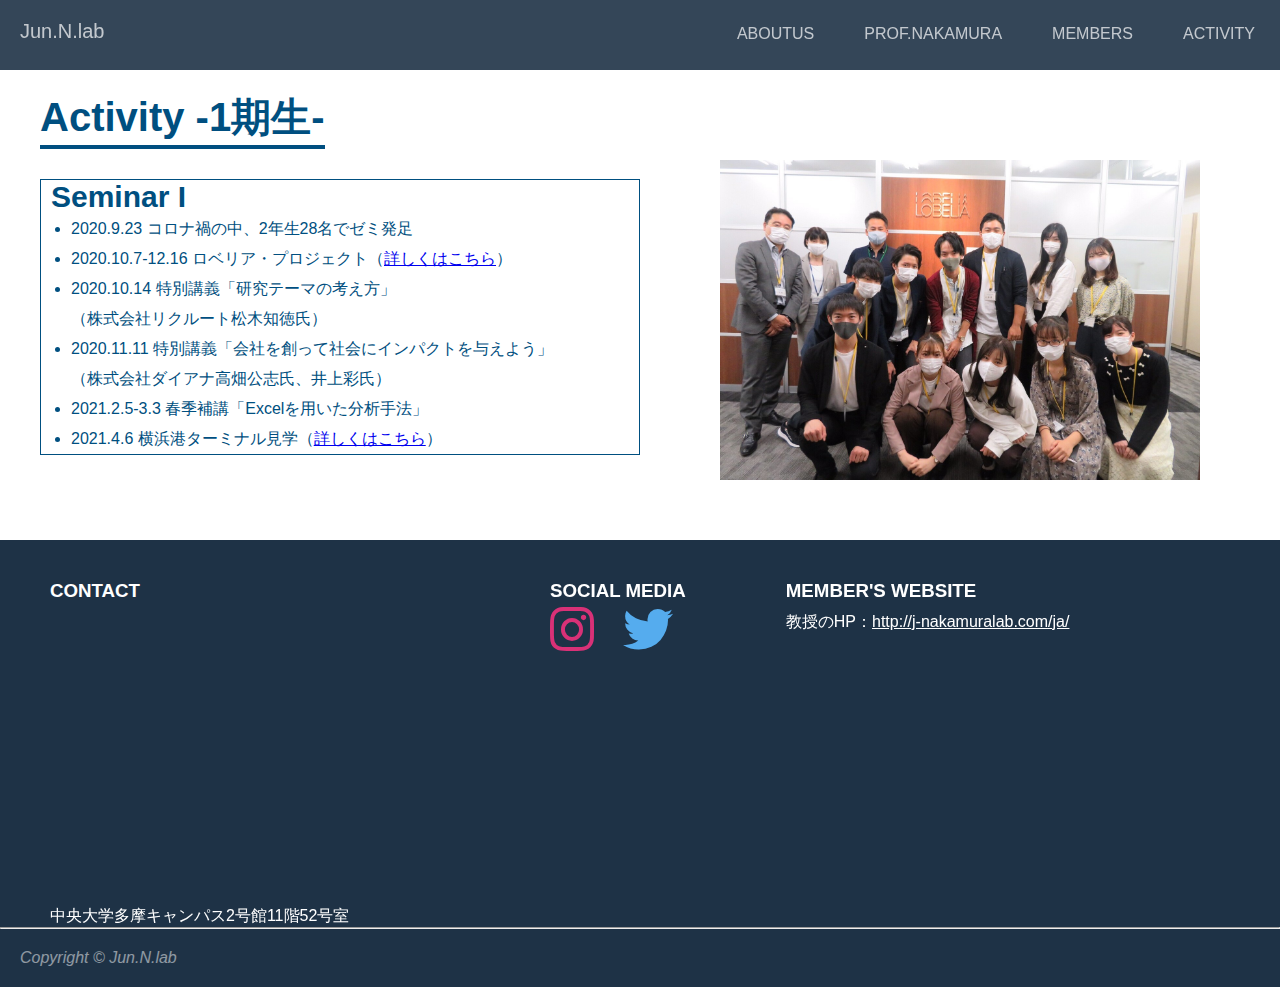
<file: activity.html>
<!DOCTYPE html>
<html>
  <head>
    <meta charset="utf-8">
    <meta name="viewport" content="width=device-width, initial-scale=1.0">
    <title>ACTIVITY | Jun.N.lab</title>
    <link href="https://use.fontawesome.com/releases/v5.15.1/css/all.css" rel="stylesheet">  
    <link rel="stylesheet" href="activity.css">
    <link rel="stylesheet" href="activity_responsive.css">
    <script src="https://ajax.googleapis.com/ajax/libs/jquery/3.6.0/jquery.min.js"></script>
  </head>
  <body>
    <header>
        <div class="header-left">
        <div class="logo"><a href="index.html">Jun.N.lab</a></div>
        </div>
      <div class="header-right">
        <div class="header-list">
          <ul>
            <li><a href="index.html#aboutus">ABOUTUS</a></li>
            <li><a href="index.html#prof">PROF.NAKAMURA</a></li>
            <li><a href="members.html">MEMBERS</a></li>
            <li><a href="#activity">ACTIVITY</a></li>
          </ul>
        </div>
      </div>
      <span class="fa fa-bars menu-icon"></span>
      <div class="ACheader-list" id="acMenu">
          <ul>
            <li class="menu"><a href="index.html#aboutus">ABOUTUS</a></li>
            <li class="menu"><a href="index.html#prof">PROF.NAKAMURA</a></li>
            <li class="menu"><a href="members.html">MEMBERS</a></li>
            <li class="menu"><a href="#activity">ACTIVITY</a></li>
          </ul>
      </div>
    </header>
    <div class="activity-wrapper" id="activity">
       <div class="box">
        <h1>Activity -1期生-</h1>
       <div class="seminar1">   
        <h2>Seminar I</h2>
        <ul>
            <li>2020.9.23 コロナ禍の中、2年生28名でゼミ発足</li>
            <li>2020.10.7-12.16 ロベリア・プロジェクト（<a href="https://www.chuo-u.ac.jp/academics/faculties/globalmanagement/news/2021/01/52490/">詳しくはこちら</a>）</li>
            <li>2020.10.14 特別講義「研究テーマの考え方」<br>（株式会社リクルート松木知徳氏）</li>
            <li>2020.11.11 特別講義「会社を創って社会にインパクトを与えよう」<br>（株式会社ダイアナ高畑公志氏、井上彩氏）</li>
            <li>2021.2.5-3.3 春季補講「Excelを用いた分析手法」</li>
            <li>2021.4.6 横浜港ターミナル見学（<a href="https://www.chuo-u.ac.jp/academics/faculties/globalmanagement/news/2021/04/54080/">詳しくはこちら</a>）</li>
        </ul>
       </div>
      </div>
       <div class="box">
        <div class="img-seminar1">
          <img src="seminar1-1.jpg">
          <img src="seminar1-2.jpg">
          <img src="seminar1-3.jpg">
          <img src="seminar1-4.jpg">
        </div>
       </div>        
    </div>
    <div class="clear"></div>
    <footer>
         <div class="footer-top">
            <div class="content">
             <div class="contact">
                 <h3>CONTACT</h3>
                 <iframe src="https://www.google.com/maps/embed?pb=!1m18!1m12!1m3!1d3242.492324586738!2d139.4018494146517!3d35.6402400802039!2m3!1f0!2f0!3f0!3m2!1i1024!2i768!4f13.1!3m3!1m2!1s0x6018e2e2aa58d59d%3A0x3c197da75684491a!2z5Lit5aSu5aSn5a2m5aSa5pGp44Kt44Oj44Oz44OR44K5!5e0!3m2!1sja!2sjp!4v1620462298649!5m2!1sja!2sjp" width="400" height="300" style="border:0;" allowfullscreen="" loading="lazy"></iframe>
                 <p>中央大学多摩キャンパス2号館11階52号室</p>
             </div>      
             </div>
             <div class="content">
             <div class="sns">
                 <h3>SOCIAL MEDIA</h3>
                 <a href="https://www.instagram.com/_nakamura_lab_/" class="btn instagram"><i class="fab fa-instagram"></i></a>
                 <a href="https://twitter.com/_nakamura_lab_" class="btn twitter"><i class="fab fa-twitter"></i></a>
             </div>
             </div>
             <div class="content">
             <div class="mWeb">
                 <h3>MEMBER'S WEBSITE</h3>
                 <div class="website-links">
                   <ul>
                     <li>教授のHP：<a href="http://j-nakamuralab.com/ja/">http://j-nakamuralab.com/ja/</a></li>
                   </ul>
                 </div>
             </div>
             </div>
         </div>
         <div class="clear"></div>
         <hr>
         <div class="footer-bottom">
             <p class="copyright-text">Copyright &copy; Jun.N.lab</p>
         </div>
     </footer>   
        　<script src="script.js"></script>
  </body>
</html>
</file>
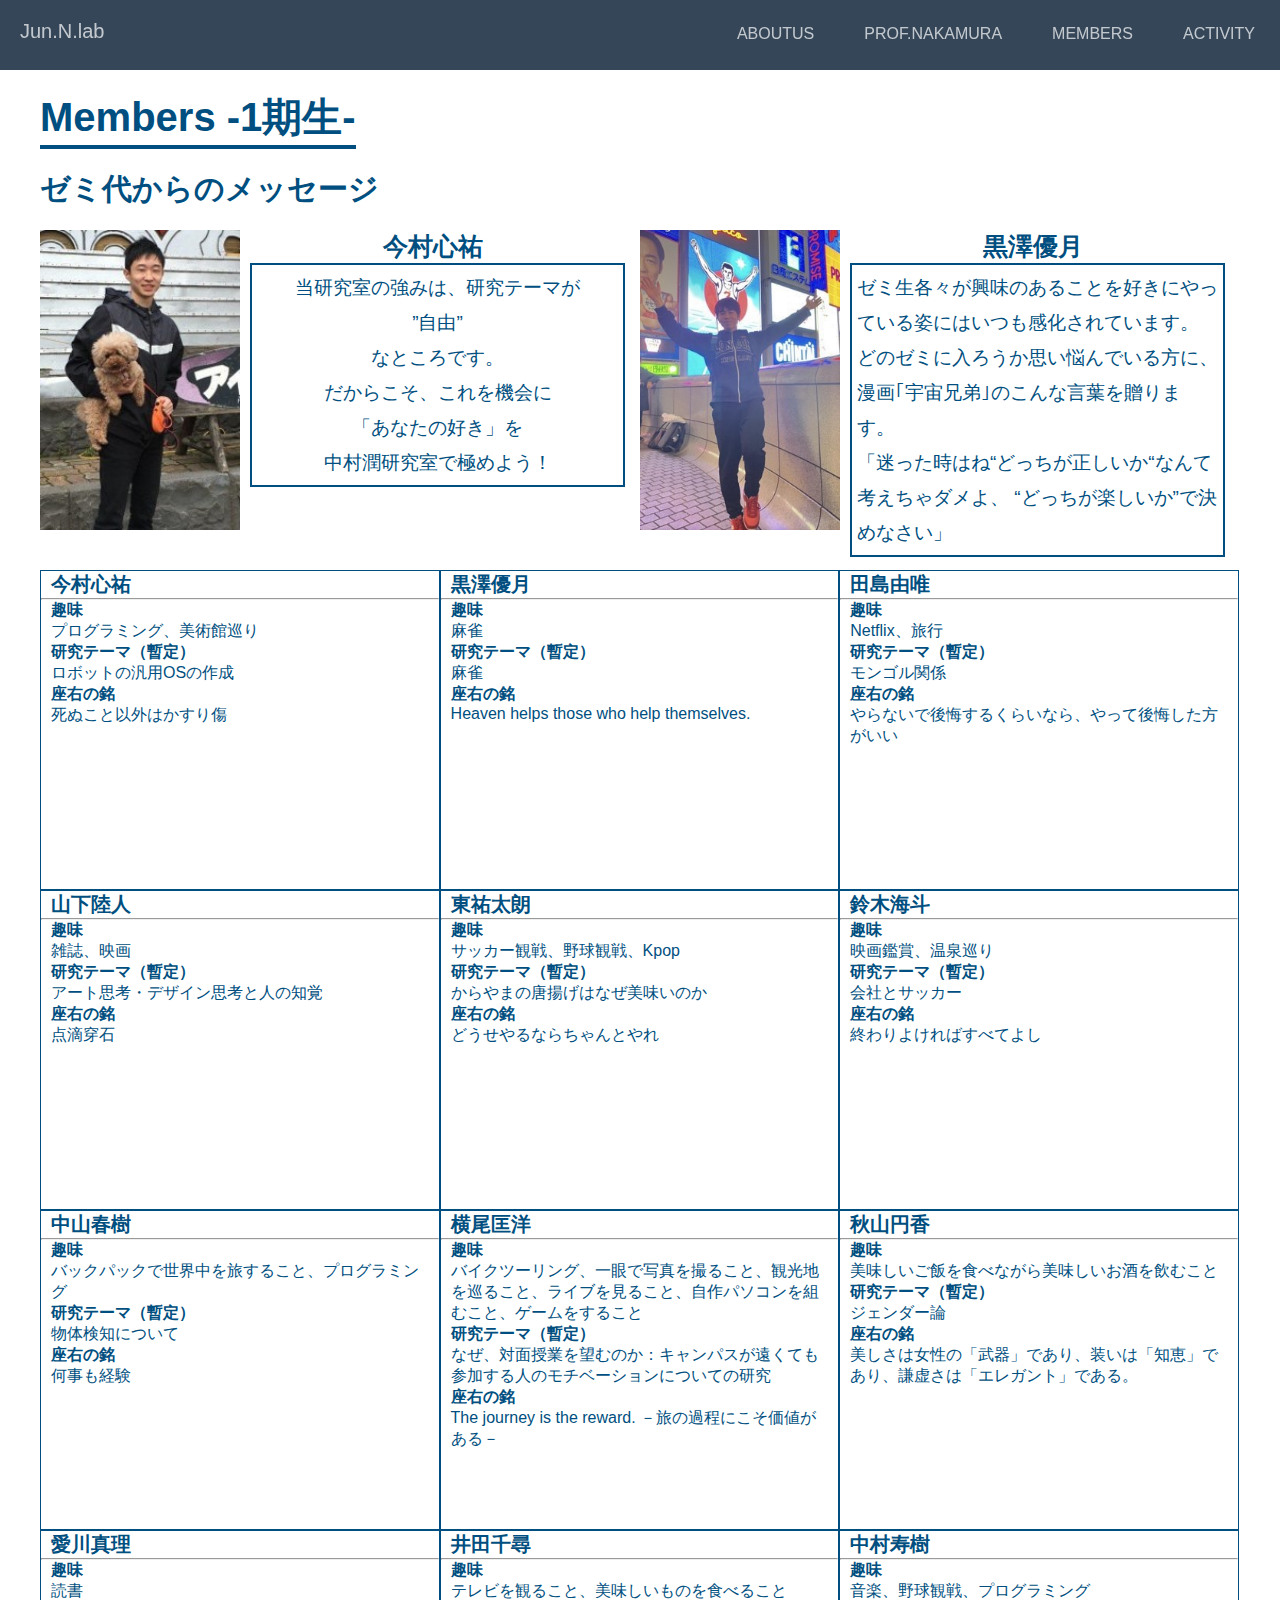
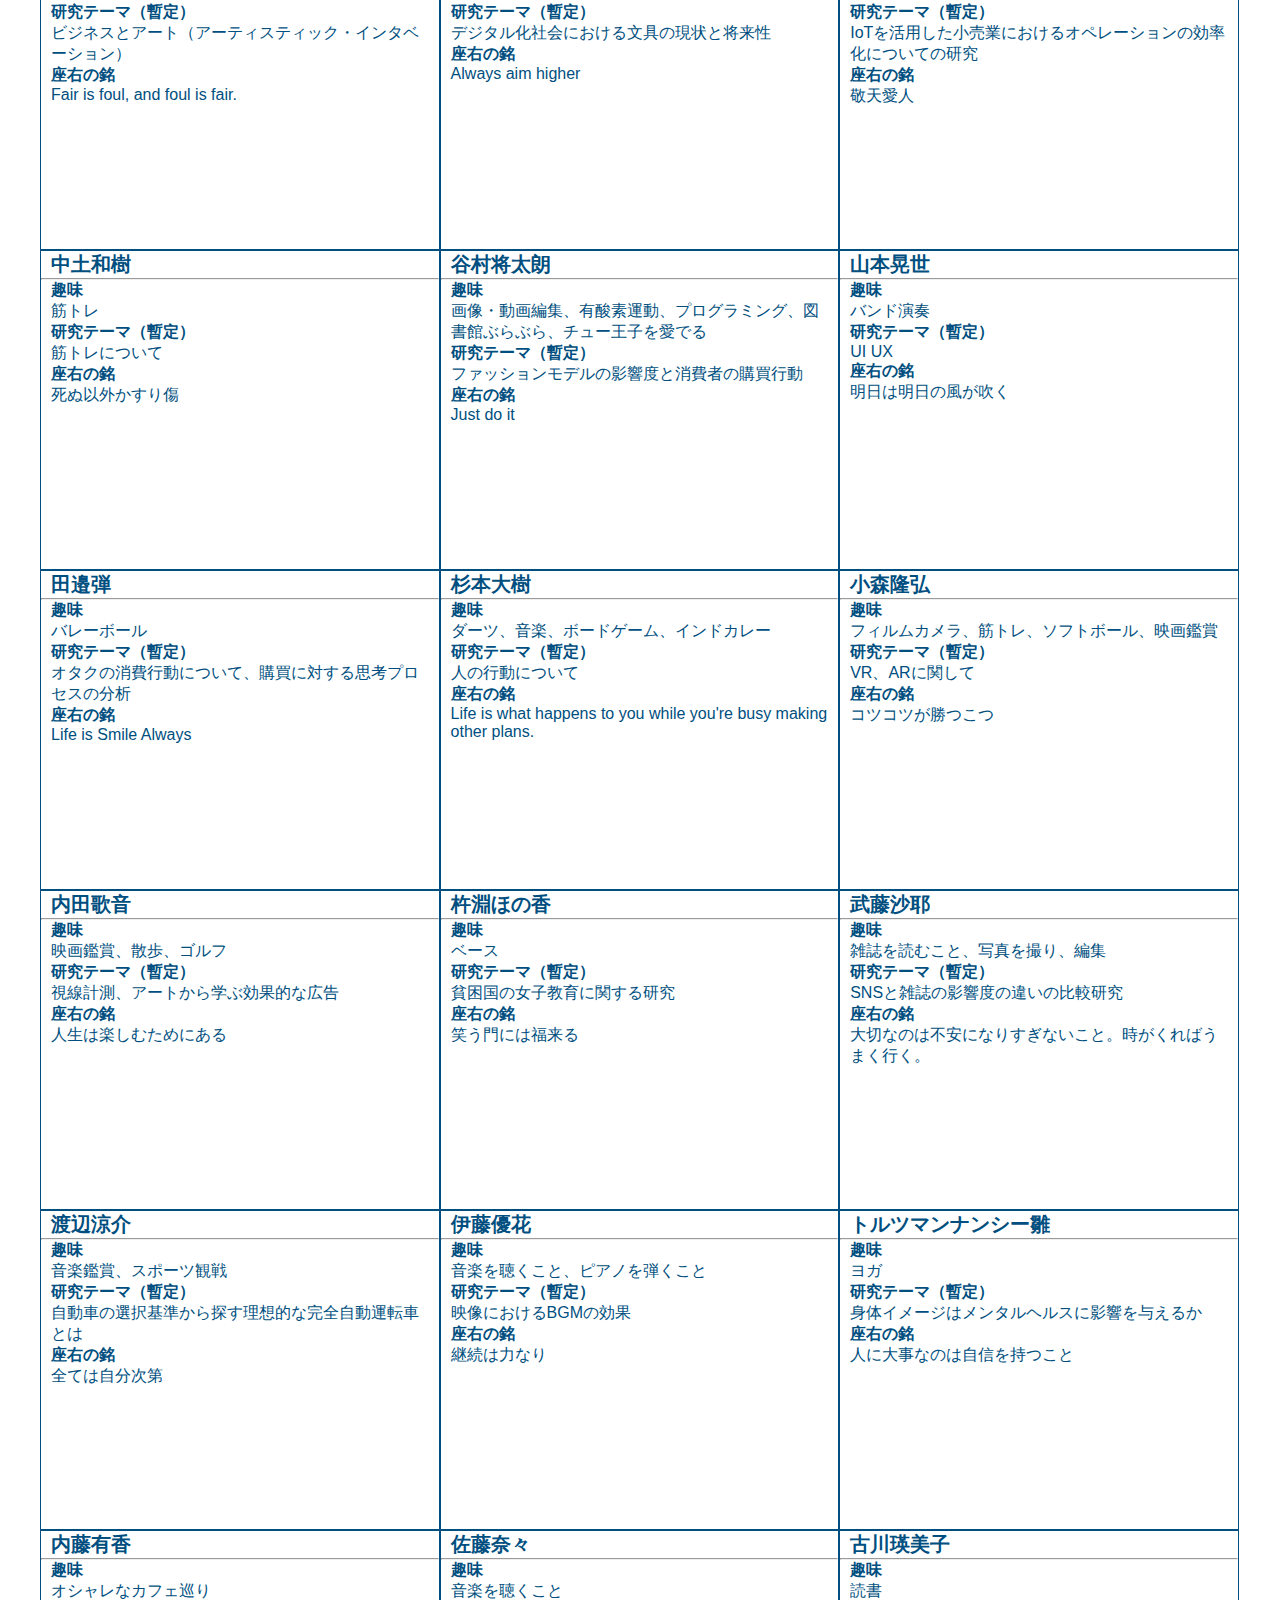
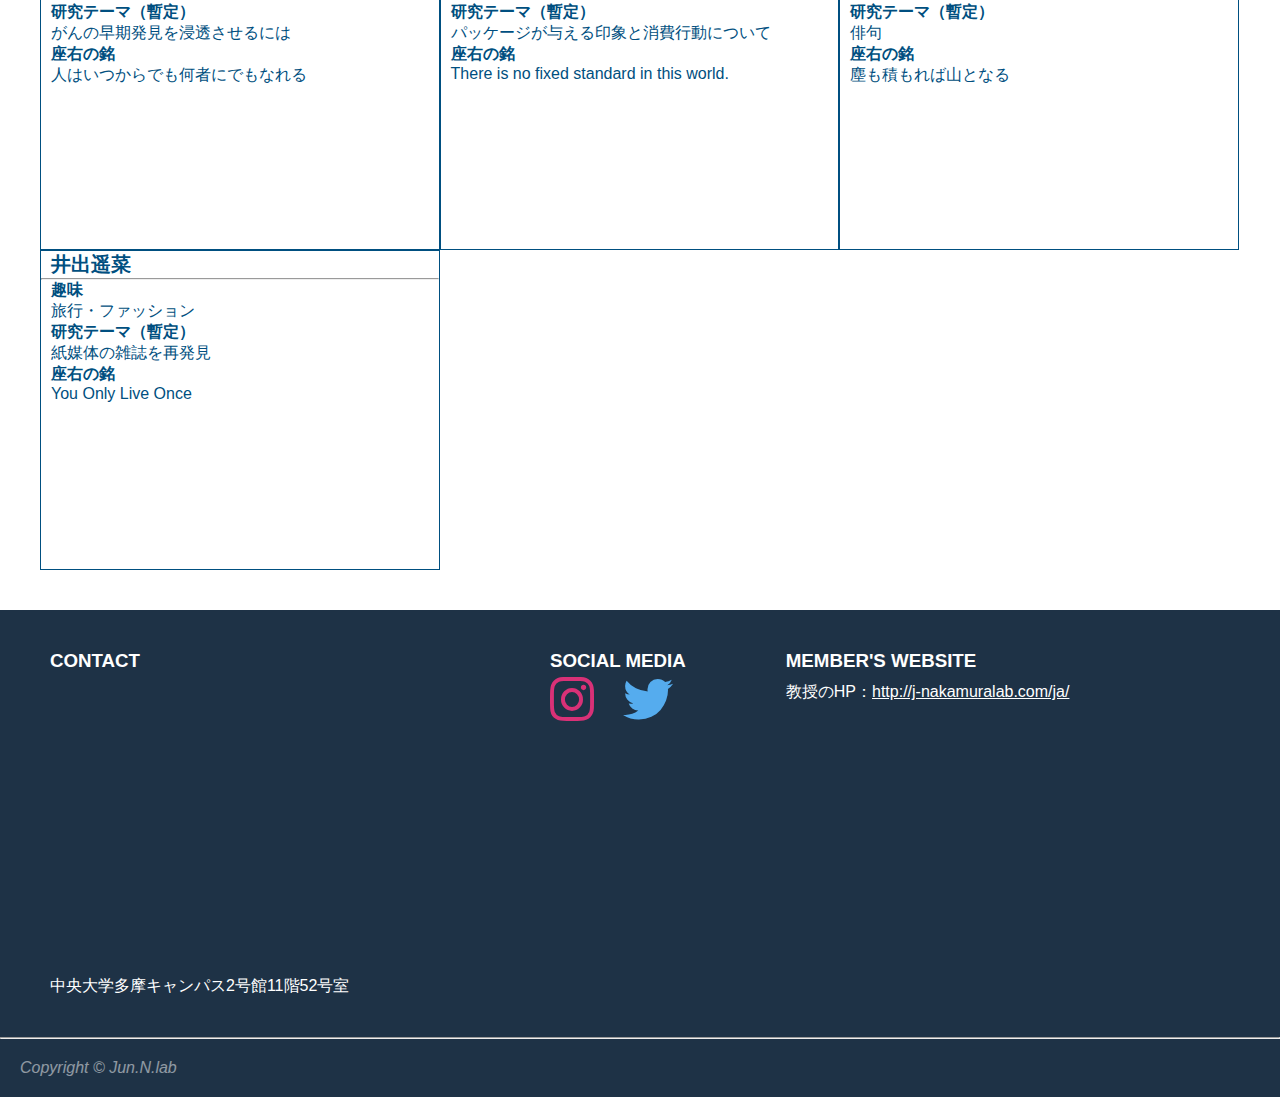
<file: members.html>
<!doctype html>
<html lang="ja">
<head>
<!-- Required meta tags -->
<meta charset="utf-8">
<meta name="viewport" content="width=device-width, initial-scale=1, shrink-to-fit=no">

<!-- Bootstrap CSS -->

<title>MEMBERS | Jun.N.lab</title>
  <meta charset="utf-8">
  <meta name="viewport" content="width=device-width, initial-scale=1.0">
  <title>中央大学国際経営学部　中村潤研究室</title>
  <link href="https://use.fontawesome.com/releases/v5.15.1/css/all.css" rel="stylesheet">  
  <link rel="stylesheet" href="members.css">
  <link rel="stylesheet" href="members_responsive.css">
  <script src="https://ajax.googleapis.com/ajax/libs/jquery/3.6.0/jquery.min.js"></script>
</head>
<body>
<header>
        <div class="header-left">
        <div class="logo"><a href="index.html">Jun.N.lab</a></div>
        </div>
      <div class="header-right">
        <div class="header-list">
          <ul>
            <li><a href="index.html#aboutus">ABOUTUS</a></li>
            <li><a href="index.html#prof">PROF.NAKAMURA</a></li>
            <li><a href="#members">MEMBERS</a></li>
            <li><a href="activity.html">ACTIVITY</a></li>
          </ul>
        </div>
      </div>
      <span class="fa fa-bars menu-icon"></span>
      <div class="ACheader-list" id="acMenu">
          <ul>
            <li class="menu"><a href="index.html#aboutus">ABOUTUS</a></li>
            <li class="menu"><a href="index.html#prof">PROF.NAKAMURA</a></li>
            <li class="menu"><a href="#members">MEMBERS</a></li>
            <li class="menu"><a href="activity.html">ACTIVITY</a></li>
          </ul>
      </div>
    </header>

<!--ここから書き始める-->
<div class="members-wrapper">
    <h1>Members -1期生-</h1>
    <div class="message-wrapper">
        <h2>ゼミ代からのメッセージ</h2>
        <div class="shinyu-wrapper">
         <div class="shinyu-img">
             <img src="shinyu.jpg">
         </div>
           <div class="shinyu-message">
             <h3>今村心祐</h3>
               <div class="box">
                 <P>当研究室の強みは、研究テーマが<br>”自由”<br>なところです。<br>だからこそ、これを機会に<br>「あなたの好き」を<br>中村潤研究室で極めよう！</P>
               </div>
           </div>
        </div>
        <div class="yuzuki-wrapper">
         <div class="yuzuki-img">
             <img src="yuzuki.jpg">
         </div>
           <div class="yuzuki-message">
             <h3>黒澤優月</h3>
             <div class="box">
               <P>ゼミ生各々が興味のあることを好きにやっている姿にはいつも感化されています。<br>どのゼミに入ろうか思い悩んでいる方に、漫画｢宇宙兄弟｣のこんな言葉を贈ります。<br>「迷った時はね“どっちが正しいか“なんて考えちゃダメよ、 “どっちが楽しいか”で決めなさい」</P>
             </div>
           </div>
        </div>
    </div>
<div class="card-group">
  <div class="card">
    <div class="card-body">
      <h5 class="card-title">今村心祐</h5>
      <hr>
      <div class="card-text">
          <h4>趣味</h4>
          <p>プログラミング、美術館巡り</p>
          <h4>研究テーマ（暫定）</h4>
          <p>ロボットの汎用OSの作成</p>
          <h4>座右の銘</h4>
          <p>死ぬこと以外はかすり傷</p>
      </div>
    </div>
  </div>
  <div class="card">
    <div class="card-body">
      <h5 class="card-title">黒澤優月</h5>
      <hr>
      <div class="card-text">
          <h4>趣味</h4>
          <p>麻雀</p>
          <h4>研究テーマ（暫定）</h4>
          <p>麻雀</p>
          <h4>座右の銘</h4>
          <p>Heaven helps those who help themselves.</p>
      </div>
    </div>
  </div>
  <div class="card">
    <div class="card-body">
      <h5 class="card-title">田島由唯</h5>
      <hr>
      <div class="card-text">
          <h4>趣味</h4>
          <p>Netflix、旅行</p>
          <h4>研究テーマ（暫定）</h4>
          <p>モンゴル関係</p>
          <h4>座右の銘</h4>
          <p>やらないで後悔するくらいなら、やって後悔した方がいい</p>
      </div>
    </div>
  </div>
  <div class="card">
    <div class="card-body">
      <h5 class="card-title">山下陸人</h5>
      <hr>
      <div class="card-text">
          <h4>趣味</h4>
          <p>雑誌、映画</p>
          <h4>研究テーマ（暫定）</h4>
          <p>アート思考・デザイン思考と人の知覚</p>
          <h4>座右の銘</h4>
          <p>点滴穿石</p>
      </div>
    </div>
  </div>
  <div class="card">
    <div class="card-body">
      <h5 class="card-title">東祐太朗</h5>
      <hr>
      <div class="card-text">
          <h4>趣味</h4>
          <p>サッカー観戦、野球観戦、Kpop</p>
          <h4>研究テーマ（暫定）</h4>
          <p>からやまの唐揚げはなぜ美味いのか</p>
          <h4>座右の銘</h4>
          <p>どうせやるならちゃんとやれ</p>
      </div>
    </div>
  </div>
  <div class="card">
    <div class="card-body">
      <h5 class="card-title">鈴木海斗</h5>
      <hr>
      <div class="card-text">
          <h4>趣味</h4>
          <p>映画鑑賞、温泉巡り</p>
          <h4>研究テーマ（暫定）</h4>
          <p>会社とサッカー</p>
          <h4>座右の銘</h4>
          <p>終わりよければすべてよし</p>
      </div>
    </div>
  </div>
  <div class="card">
    <div class="card-body">
      <h5 class="card-title">中山春樹</h5>
      <hr>
      <div class="card-text">
          <h4>趣味</h4>
          <p>バックパックで世界中を旅すること、プログラミング</p>
          <h4>研究テーマ（暫定）</h4>
          <p>物体検知について</p>
          <h4>座右の銘</h4>
          <p>何事も経験</p>
      </div>
    </div>
  </div>
  <div class="card">
    <div class="card-body">
      <h5 class="card-title">横尾匡洋</h5>
      <hr>
      <div class="card-text">
          <h4>趣味</h4>
          <p>バイクツーリング、一眼で写真を撮ること、観光地を巡ること、ライブを見ること、自作パソコンを組むこと、ゲームをすること</p>
          <h4>研究テーマ（暫定）</h4>
          <p>なぜ、対面授業を望むのか：キャンパスが遠くても参加する人のモチベーションについての研究</p>
          <h4>座右の銘</h4>
          <p>The journey is the reward. －旅の過程にこそ価値がある－</p>
      </div>
    </div>
  </div>
  <div class="card">
    <div class="card-body">
      <h5 class="card-title">秋山円香</h5>
      <hr>
      <div class="card-text">
          <h4>趣味</h4>
          <p>美味しいご飯を食べながら美味しいお酒を飲むこと</p>
          <h4>研究テーマ（暫定）</h4>
          <p>ジェンダー論</p>
          <h4>座右の銘</h4>
          <p>美しさは女性の「武器」であり、装いは「知恵」であり、謙虚さは「エレガント」である。</p>
      </div> 
    </div>
  </div>
  <div class="card">
    <div class="card-body">
      <h5 class="card-title">愛川真理</h5>
      <hr>
      <div class="card-text">
          <h4>趣味</h4>
          <p>読書</p>
          <h4>研究テーマ（暫定）</h4>
          <p>ビジネスとアート（アーティスティック・インタベーション）</p>
          <h4>座右の銘</h4>
          <p>Fair is foul, and foul is fair.</p>
      </div>
    </div>
  </div>
  <div class="card">
    <div class="card-body">
      <h5 class="card-title">井田千尋</h5>
      <hr>
      <div class="card-text">
          <h4>趣味</h4>
          <p>テレビを観ること、美味しいものを食べること</p>
          <h4>研究テーマ（暫定）</h4>
          <p>デジタル化社会における文具の現状と将来性</p>
          <h4>座右の銘</h4>
          <p>Always aim higher</p>
      </div>
    </div>
  </div>
  <div class="card">
    <div class="card-body">
      <h5 class="card-title">中村寿樹</h5>
      <hr>
      <div class="card-text">
          <h4>趣味</h4>
          <p>音楽、野球観戦、プログラミング</p>
          <h4>研究テーマ（暫定）</h4>
          <p>IoTを活用した小売業におけるオペレーションの効率化についての研究</p>
          <h4>座右の銘</h4>
          <p>敬天愛人</p>
      </div>
    </div>
  </div>
  <div class="card">
    <div class="card-body">
      <h5 class="card-title">中土和樹</h5>
      <hr>
      <div class="card-text">
          <h4>趣味</h4>
          <p>筋トレ</p>
          <h4>研究テーマ（暫定）</h4>
          <p>筋トレについて</p>
          <h4>座右の銘</h4>
          <p>死ぬ以外かすり傷</p>
      </div>
    </div>
  </div>
  <div class="card">
    <div class="card-body">
      <h5 class="card-title">谷村将太朗</h5>
      <hr>
      <div class="card-text">
          <h4>趣味</h4>
          <p>画像・動画編集、有酸素運動、プログラミング、図書館ぶらぶら、チュー王子を愛でる</p>
          <h4>研究テーマ（暫定）</h4>
          <p>ファッションモデルの影響度と消費者の購買行動</p>
          <h4>座右の銘</h4>
          <p>Just do it</p>
      </div>
    </div>
  </div>
  <div class="card">
    <div class="card-body">
      <h5 class="card-title">山本晃世</h5>
      <hr>
      <div class="card-text">
          <h4>趣味</h4>
          <p>バンド演奏</p>
          <h4>研究テーマ（暫定）</h4>
          <p>UI UX</p>
          <h4>座右の銘</h4>
          <p>明日は明日の風が吹く</p>
      </div>
    </div>
  </div>
  <div class="card">
    <div class="card-body">
      <h5 class="card-title">田邉弾</h5>
      <hr>
      <div class="card-text">
          <h4>趣味</h4>
          <p>バレーボール</p>
          <h4>研究テーマ（暫定）</h4>
          <p>オタクの消費行動について、購買に対する思考プロセスの分析</p>
          <h4>座右の銘</h4>
          <p>Life is Smile Always</p>
      </div>
    </div>
  </div>
  <div class="card">
    <div class="card-body">
      <h5 class="card-title">杉本大樹</h5>
      <hr>
      <div class="card-text">
          <h4>趣味</h4>
          <p>ダーツ、音楽、ボードゲーム、インドカレー</p>
          <h4>研究テーマ（暫定）</h4>
          <p>人の行動について</p>
          <h4>座右の銘</h4>
          <p>Life is what happens to you while you're busy making other plans.</p>
      </div>
    </div>
  </div>
  <div class="card">
    <div class="card-body">
      <h5 class="card-title">小森隆弘</h5>
      <hr>
      <div class="card-text">
          <h4>趣味</h4>
          <p>フィルムカメラ、筋トレ、ソフトボール、映画鑑賞</p>
          <h4>研究テーマ（暫定）</h4>
          <p>VR、ARに関して</p>
          <h4>座右の銘</h4>
          <p>コツコツが勝つこつ</p>
      </div>
    </div>
  </div>
  <div class="card">
    <div class="card-body">
      <h5 class="card-title">内田歌音</h5>
      <hr>
      <div class="card-text">
          <h4>趣味</h4>
          <p>映画鑑賞、散歩、ゴルフ</p>
          <h4>研究テーマ（暫定）</h4>
          <p>視線計測、アートから学ぶ効果的な広告</p>
          <h4>座右の銘</h4>
          <p>人生は楽しむためにある</p>
      </div>
    </div>
  </div>
  <div class="card">
    <div class="card-body">
      <h5 class="card-title">杵淵ほの香</h5>
      <hr>
      <div class="card-text">
          <h4>趣味</h4>
          <p>ベース</p>
          <h4>研究テーマ（暫定）</h4>
          <p>貧困国の女子教育に関する研究</p>
          <h4>座右の銘</h4>
          <p>笑う門には福来る</p>
      </div>
    </div>
  </div>
  <div class="card">
    <div class="card-body">
      <h5 class="card-title">武藤沙耶</h5>
      <hr>
      <div class="card-text">
          <h4>趣味</h4>
          <p>雑誌を読むこと、写真を撮り、編集</p>
          <h4>研究テーマ（暫定）</h4>
          <p>SNSと雑誌の影響度の違いの比較研究</p>
          <h4>座右の銘</h4>
          <p>大切なのは不安になりすぎないこと。時がくればうまく行く。</p>
      </div>
    </div>
  </div>
  <div class="card">
    <div class="card-body">
      <h5 class="card-title">渡辺涼介</h5>
      <hr>
      <div class="card-text">
          <h4>趣味</h4>
          <p>音楽鑑賞、スポーツ観戦</p>
          <h4>研究テーマ（暫定）</h4>
          <p>自動車の選択基準から探す理想的な完全自動運転車とは</p>
          <h4>座右の銘</h4>
          <p>全ては自分次第</p>
      </div>
    </div>
  </div>
  <div class="card">
    <div class="card-body">
      <h5 class="card-title">伊藤優花</h5>
      <hr>
      <div class="card-text">
          <h4>趣味</h4>
          <p>音楽を聴くこと、ピアノを弾くこと</p>
          <h4>研究テーマ（暫定）</h4>
          <p>映像におけるBGMの効果</p>
          <h4>座右の銘</h4>
          <p>継続は力なり</p>
      </div>
    </div>
  </div>
  <div class="card">
    <div class="card-body">
      <h5 class="card-title">トルツマンナンシー雛</h5>
      <hr>
      <div class="card-text">
          <h4>趣味</h4>
          <p>ヨガ</p>
          <h4>研究テーマ（暫定）</h4>
          <p>身体イメージはメンタルヘルスに影響を与えるか</p>
          <h4>座右の銘</h4>
          <p>人に大事なのは自信を持つこと</p>
      </div>
    </div>
  </div>
  <div class="card">
    <div class="card-body">
      <h5 class="card-title">内藤有香</h5>
      <hr>
      <div class="card-text">
          <h4>趣味</h4>
          <p>オシャレなカフェ巡り</p>
          <h4>研究テーマ（暫定）</h4>
          <p>がんの早期発見を浸透させるには</p>
          <h4>座右の銘</h4>
          <p>人はいつからでも何者にでもなれる</p>
      </div>
    </div>
  </div>
  <div class="card">
    <div class="card-body">
      <h5 class="card-title">佐藤奈々</h5>
      <hr>
      <div class="card-text">
          <h4>趣味</h4>
          <p>音楽を聴くこと</p>
          <h4>研究テーマ（暫定）</h4>
          <p>パッケージが与える印象と消費行動について</p>
          <h4>座右の銘</h4>
          <p>There is no fixed standard in this world.</p>
      </div>
    </div>
  </div>
  <div class="card">
    <div class="card-body">
      <h5 class="card-title">古川瑛美子</h5>
      <hr>
      <div class="card-text">
          <h4>趣味</h4>
          <p>読書</p>
          <h4>研究テーマ（暫定）</h4>
          <p>俳句</p>
          <h4>座右の銘</h4>
          <p>塵も積もれば山となる</p>
      </div>
    </div>
  </div>
    <div class="card">
    <div class="card-body">
      <h5 class="card-title">井出遥菜</h5>
      <hr>
      <div class="card-text">
          <h4>趣味</h4>
          <p>旅行・ファッション</p>
          <h4>研究テーマ（暫定）</h4>
          <p>紙媒体の雑誌を再発見</p>
          <h4>座右の銘</h4>
          <p>You Only Live Once</p>
      </div>
    </div>
  </div>
</div>
   </div>
<div class="clear"></div>

<footer>
         <div class="footer-top">
            <div class="content">
             <div class="contact">
                 <h3>CONTACT</h3>
                 <iframe src="https://www.google.com/maps/embed?pb=!1m18!1m12!1m3!1d3242.492324586738!2d139.4018494146517!3d35.6402400802039!2m3!1f0!2f0!3f0!3m2!1i1024!2i768!4f13.1!3m3!1m2!1s0x6018e2e2aa58d59d%3A0x3c197da75684491a!2z5Lit5aSu5aSn5a2m5aSa5pGp44Kt44Oj44Oz44OR44K5!5e0!3m2!1sja!2sjp!4v1620462298649!5m2!1sja!2sjp" width="400" height="300" style="border:0;" allowfullscreen="" loading="lazy"></iframe>
                 <p>中央大学多摩キャンパス2号館11階52号室</p>
             </div>      
             </div>
             <div class="content">
             <div class="sns">
                 <h3>SOCIAL MEDIA</h3>
                 <a href="https://www.instagram.com/_nakamura_lab_/" class="btn instagram"><i class="fab fa-instagram"></i></a>
                 <a href="https://twitter.com/_nakamura_lab_" class="btn twitter"><i class="fab fa-twitter"></i></a>
             </div>
             </div>
             <div class="content">
             <div class="mWeb">
                 <h3>MEMBER'S WEBSITE</h3>
                 <div class="website-links">
                   <ul>
                     <li>教授のHP：<a href="http://j-nakamuralab.com/ja/">http://j-nakamuralab.com/ja/</a></li>
                   </ul>
                 </div>
             </div>
             </div>
         </div>
         <div class="clear"></div>
         <hr>
         <div class="footer-bottom">
             <p class="copyright-text">Copyright &copy; Jun.N.lab</p>
         </div>
     </footer>   
        　<script src="script.js"></script>

</body>


</html>
</file>
<file: activity.css>
*{
    box-sizing:border-box;  
    margin: 0px;
    padding: 0px;
}
body {
    font-family: "Hiragino Kaku Gothic ProN", sans-serif;
  }
.clear{
    clear: left;
}
header{
    height:70px;
    width:100%;
    background-color:rgba(30, 50, 70, 0.9);
    position:fixed;
    top:0;
    z-index:10;
}
.header-list li {
    list-style:none;
}
.header-list a {
    text-decoration:none;
}
.ACheader-list{
    border-top: solid;
    display: none;
    margin-top: 70px;
    background-color:rgba(30, 50, 70, 0.9);
    color: white;
}
.ACheader-list li{
    list-style:none;
    text-align: center;
    line-height: 40px
}
.ACheader-list a {
    text-decoration:none;
    color: white;
    opacity: 0.7;
}
.ACheader-list a:hover{
    opacity: 1;
}
.header-left{
    float:left;
}
.header-left a{
    text-decoration:none;
}
.logo{
    color:white;
    margin:20px;
    font-size:20px;
    opacity:0.7;
}
.logo:hover{
    opacity:1;
}
.logo a{
    color:white;
}
.menu-icon {
    color: white;
    float: right;
    font-size: 30px;
    padding: 20px;
    display:none;
}
.menu-icon:hover{
  background-color:rgba(25, 25, 25, 0.5);
}
.header-right {
    float:right;
}
.header-list li{
    float:left;
    margin:25px;
    opacity:0.7;
}
.header-list a{
    color:white;
    border-style:none;
}
.header-list li:hover{
    opacity:1;
}
.activity-wrapper{
    padding: 90px 40px 0 40px;
    margin-bottom: 40px;
    color:#004F80;
    background-size: cover;
    height: 500px
}
.activity-wrapper h1{
    display: inline-block;
    border-bottom:solid 4px;
    font-size: 40px;
}
.box{
    width: 50%;
    float: left;
}
.seminar1{
    margin: 30px 0 10px 0;
    padding-left: 10px;
    border: solid 1px;
}
.seminar1 h2{
    font-size: 30px;
}
.seminar1 li{
    margin-left: 20px;
    line-height: 30px;
}
.img-seminar1 {
    margin-top: 70px;
    margin-left: 80px;
    position: relative;
    width:480px;
}
.img-seminar1 img {
    width:100%;
    position: absolute;    
}
footer{
    background-color:rgb(30, 50, 70);
    color: white;
    position: absolute;
    width: 100%;
}
.content{
    float: left;
    margin: 40px 50px 0 50px;
}
.sns a{
    font-size: 50px;
}
.instagram{
    color: #D93177;
    margin-right: 25px;
}
.twitter {
    color: #55acee;
}
.website-links li{
    list-style:none;
    margin: 10px 0;
}
.website-links a{
    color: white;
}
.footer-bottom{
    padding: 20px 0;
}
.copyright-text{
    margin-left: 20px;
    opacity: 0.5;
    font-style: italic;
}
</file>
<file: activity_responsive.css>
@media all and (max-width: 1000px){
    .header-list{
        display:none;
    }
    .ACheader-list{
        display:block;
    }
    .menu{
        display: none;
    }
    .menu-icon{
        display:block;
    }
    .activity-wrapper{
        height: 800px;
    }
    .box{
        width: 100%;
    }
    .img-seminar1 {
    margin-top: 0;
    margin-left: 0;
    }
}
@media (max-width: 670px){
    .activity-wrapper{
        height: 900px;
    }
    .activity-wrapper h1{
    font-size: 24px;
}
    .seminar1 h2{
    margin-top:10px;
    margin-bottom: 5px;
    font-size: 21px;
}
     .img-seminar1 {
         width: 300px;
         margin-top: 40px;
    }
    .content{
        margin-left: 20px;
    }
    .contact iframe{
        width: 330px;
    }
}
</file>
<file: members.css>
*{
    box-sizing:border-box;  
    margin: 0px;
    padding: 0px;
}
body {
    font-family: "Hiragino Kaku Gothic ProN", sans-serif;
  }
.clear{
    padding-top: 40px;
    clear: left;
}
header{
    height:70px;
    width:100%;
    background-color:rgba(30, 50, 70, 0.9);
    position:fixed;
    top:0;
    z-index:10;
}
.header-list li {
    list-style:none;
}
.header-list a {
    text-decoration:none;
}
.ACheader-list{
    border-top: solid;
    display: none;
    margin-top: 70px;
    background-color:rgba(30, 50, 70, 0.9);
    color: white;
}
.ACheader-list li{
    list-style:none;
    text-align: center;
    line-height: 40px
}
.ACheader-list a {
    text-decoration:none;
    color: white;
    opacity: 0.7;
}
.ACheader-list a:hover{
    opacity: 1;
}
.header-left{
    float:left;
}
.header-left a{
    text-decoration:none;
}
.logo{
    color:white;
    margin:20px;
    font-size:20px;
    opacity:0.7;
}
.logo:hover{
    opacity:1;
}
.logo a{
    color:white;
}
.menu-icon {
    color: white;
    float: right;
    font-size: 30px;
    padding: 20px;
    display:none;
}
.menu-icon:hover{
  background-color:rgba(25, 25, 25, 0.5);
}
.header-right {
    float:right;
}
.header-list li{
    float:left;
    margin:25px;
    opacity:0.7;
}
.header-list a{
    color:white;
    border-style:none;
}
.header-list li:hover{
    opacity:1;
}
.members-wrapper{
    margin: 90px 40px 90px 40px;
    color:#004F80;
    background-size: cover;
}
.message-wrapper{
    margin: 20px 0;
    width: 100%;
}
.message-wrapper h2{
    font-size: 30px;
    margin-bottom: 20px;
}
.shinyu-wrapper{
    width: 50%;
    float: left;
}
.yuzuki-wrapper{
    width: 50%;
    float: left;
}
.box{
    width: 375px;
    border: solid 2px;
    margin-left:10px;
    padding: 5px;
}
.message-wrapper h3{
    font-size: 25px;
}
.message-wrapper p{
    font-size: 19px;
    line-height: 35px;
}
.shinyu-message{
    float: left;
    text-align: center;
}
.yuzuki-message{
    float: left;
}
.yuzuki-message h3{
    text-align: center;
}
.message-wrapper img{
    float: left;
    width: 200px;
    margin-bottom: 40px;
}
.members-wrapper h1{
    display: inline-block;
    border-bottom:solid 4px;
    font-size: 40px;
}
.card-group{
    margin-top: 20px;
}
.card{
    width:33.3%;
    float: left;
    border: solid 1px;
    height: 320px;
}
.card-title{
    font-size: 20px;
    padding-left: 10px;
}
.card-text{
    padding:0 10px;
}
footer{
    background-color:rgb(30, 50, 70);
    color: white;
    position: absolute;
    width: 100%;
}
.content{
    float: left;
    margin: 40px 50px 0 50px;
}
.sns a{
    font-size: 50px;
}
.instagram{
    color: #D93177;
    margin-right: 25px;
}
.twitter {
    color: #55acee;
}
.website-links li{
    list-style:none;
    margin: 10px 0;
}
.website-links a{
    color: white;
}
.footer-bottom{
    padding: 20px 0;
}
.copyright-text{
    margin-left: 20px;
    opacity: 0.5;
    font-style: italic;
}
</file>
<file: members_responsive.css>
@media all and (max-width: 1000px){
    .header-list{
        display:none;
    }
    .ACheader-list{
        display:block;
    }
    .menu{
        display: none;
    }
    .menu-icon{
        display:block;
    }
    .shinyu-wrapper{
        width: 100%;
        margin-bottom: 20px;
    }
    .yuzuki-wrapper{
        width: 100%;
        margin-bottom: 20px;
    }
    .card{
        width: 50%;
    }
}
@media (max-width: 670px){
    .members-wrapper h1{
        font-size: 24px;
    }
    .message-wrapper h2{
        font-size: 21px;
    }
    .message-wrapper h3{
        font-size: 18px;
    }
    .message-wrapper p{
        font-size: 15px;
        line-height: 25px;
    }
    .shinyu-wrapper{
        clear: both;
    }
    .yuzuki-wrapper{
        clear: both;
    }
    .shinyu-message{
        clear: both;
    }
    .yuzuki-message{
        clear: both;
    }
    .message-wrapper img{
        clear: both;
        margin-left: 50px;
    }
    .box{
        width: 300px;
        margin: 0;
    }
    .message-wrapper img{
        margin-bottom: 5px;
    }
    .card{
        width: 100%;
        height: 340px;
    }
    .content{
        margin-left: 20px;
    }
    .contact iframe{
        width: 330px;
    }
}
</file>
